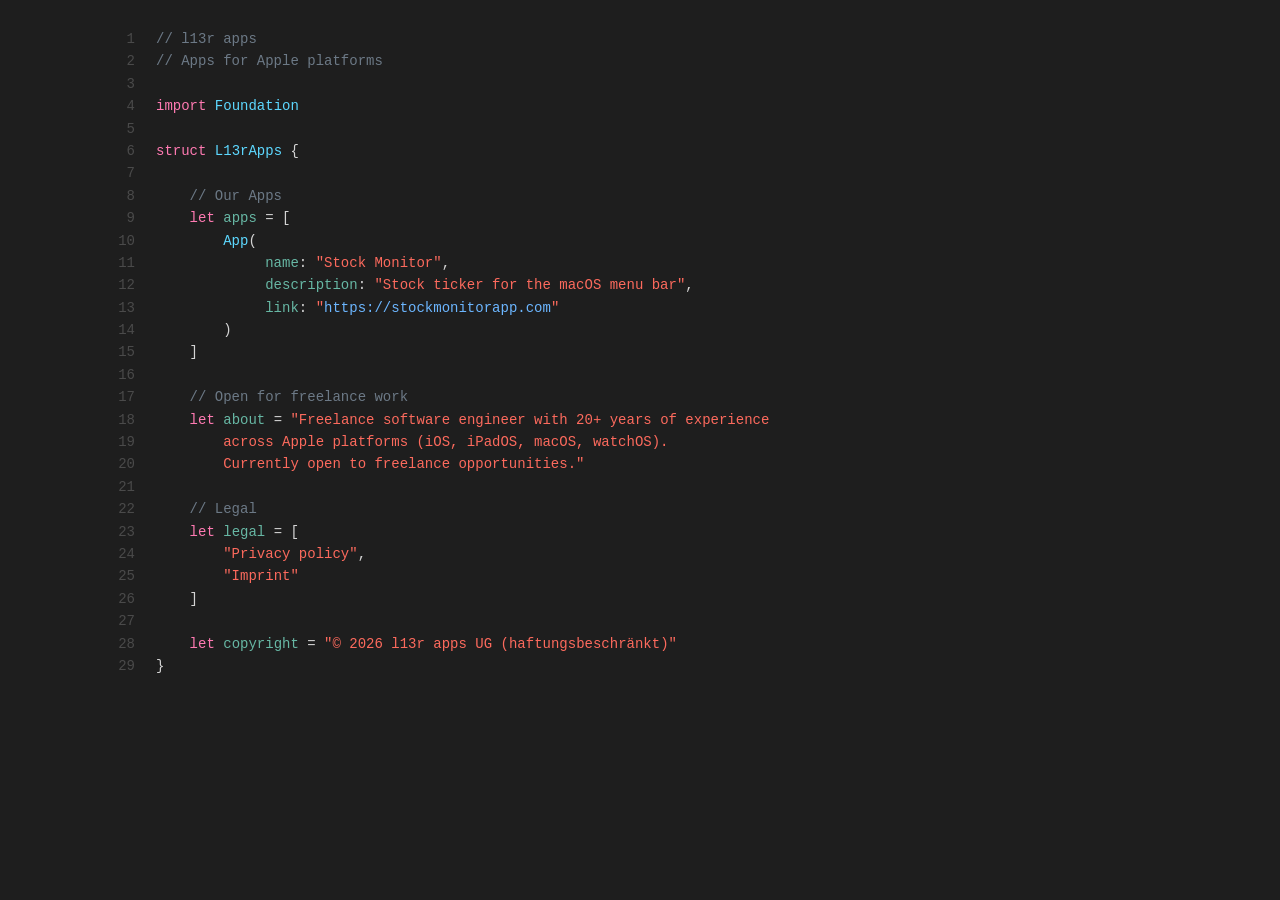
<file: index.html>
<!DOCTYPE html>
<html>
  <head>
    <title>l13r apps</title>
    <meta charset="UTF-8"/>
    <meta name="viewport" content="width=device-width, initial-scale=1.0">
    <link rel="icon" type="image/png" href="/favicon.png"/>
    <link rel="stylesheet" href="/style.css"/>
  </head>
  <body>
    <div id="section">
<span class="line" data-line="1"><span class="comment">// l13r apps</span></span>
<span class="line" data-line="2"><span class="comment">// Apps for Apple platforms</span></span>
<span class="blank" data-line="3"></span>
<span class="line" data-line="4"><span class="keyword">import</span> <span class="type">Foundation</span></span>
<span class="blank" data-line="5"></span>
<span class="line" data-line="6"><span class="keyword">struct</span> <span class="type">L13rApps</span> {</span>
<span class="blank" data-line="7"></span>
<span class="line" data-line="8">    <span class="comment">// Our Apps</span></span>
<span class="line" data-line="9">    <span class="keyword">let</span> <span class="property">apps</span> = [</span>
<span class="line" data-line="10">        <span class="type">App</span>(</span>
<span class="line" data-line="11">             <span class="property">name</span>: <span class="string">"Stock Monitor"</span>,</span>
<span class="line" data-line="12">             <span class="property">description</span>: <span class="string">"Stock ticker for the macOS menu bar"</span>,</span>
<span class="line" data-line="13">             <span class="property">link</span>: <span class="string">"<a href="https://stockmonitorapp.com" target="_blank">https://stockmonitorapp.com</a>"</span></span>
<span class="line" data-line="14">        )</span>
<span class="line" data-line="15">    ]</span>
<span class="blank" data-line="16"></span>
<span class="line" data-line="17">    <span class="comment">// Open for freelance work</span></span>
<span class="line" data-line="18">    <span class="keyword">let</span> <span class="property">about</span> = <span class="string">"Freelance software engineer with 20+ years of experience</span></span>
<span class="line" data-line="19">        <span class="string">across Apple platforms (iOS, iPadOS, macOS, watchOS).</span></span>
<span class="line" data-line="20">        <span class="string">Currently open to freelance opportunities."</span></span>
<span class="blank" data-line="21"></span>
<span class="line" data-line="22">    <span class="comment">// Legal</span></span>
<span class="line" data-line="23">    <span class="keyword">let</span> <span class="property">legal</span> = [</span>
<span class="line" data-line="24">        <a href="privacy-policy.html"><span class="string">"Privacy policy"</span></a>,</span>
<span class="line" data-line="25">        <a href="imprint.html"><span class="string">"Imprint"</span></a></span>
<span class="line" data-line="26">    ]</span>
<span class="blank" data-line="27"></span>
<span class="line" data-line="28">    <span class="keyword">let</span> <span class="property">copyright</span> = <span class="string">"&copy; <script>document.write(new Date().getFullYear())</script> l13r apps UG (haftungsbeschr&auml;nkt)"</span></span>
<span class="line" data-line="29">}</span>
    </div>
  </body>
</html>
</file>
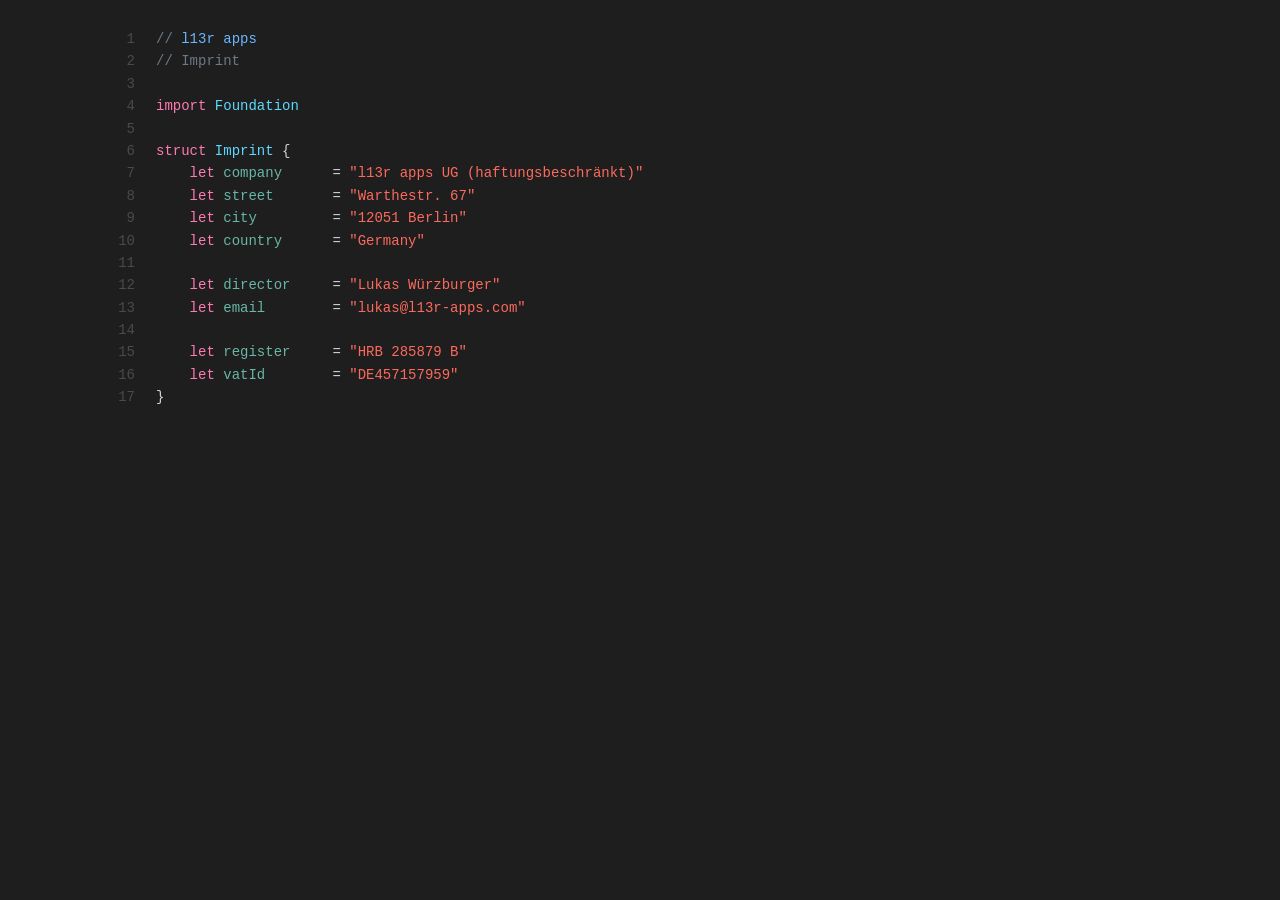
<file: imprint.html>
<!DOCTYPE html>
<html>
  <head>
    <title>l13r apps</title>
    <meta charset="UTF-8"/>
    <meta name="viewport" content="width=device-width, initial-scale=1.0">
    <link rel="icon" type="image/png" href="/favicon.png"/>
    <link rel="stylesheet" href="/style.css"/>
  </head>
  <body>
    <div id="text">
<span class="line" data-line="1"><span class="comment">// <a href="index.html">l13r apps</a></span></span>
<span class="line" data-line="2"><span class="comment">// Imprint</span></span>
<span class="blank" data-line="3"></span>
<span class="line" data-line="4"><span class="keyword">import</span> <span class="type">Foundation</span></span>
<span class="blank" data-line="5"></span>
<span class="line" data-line="6"><span class="keyword">struct</span> <span class="type">Imprint</span> {</span>
<span class="line" data-line="7">    <span class="keyword">let</span> <span class="property">company</span>      = <span class="string">"l13r apps UG (haftungsbeschr&auml;nkt)"</span></span>
<span class="line" data-line="8">    <span class="keyword">let</span> <span class="property">street</span>       = <span class="string">"Warthestr. 67"</span></span>
<span class="line" data-line="9">    <span class="keyword">let</span> <span class="property">city</span>         = <span class="string">"12051 Berlin"</span></span>
<span class="line" data-line="10">    <span class="keyword">let</span> <span class="property">country</span>      = <span class="string">"Germany"</span></span>
<span class="blank" data-line="11"></span>
<span class="line" data-line="12">    <span class="keyword">let</span> <span class="property">director</span>     = <span class="string">"Lukas W&uuml;rzburger"</span></span>
<span class="line" data-line="13">    <span class="keyword">let</span> <span class="property">email</span>        = <span class="string">"lukas@l13r-apps.com"</span></span>
<span class="blank" data-line="14"></span>
<span class="line" data-line="15">    <span class="keyword">let</span> <span class="property">register</span>     = <span class="string">"HRB 285879 B"</span></span>
<span class="line" data-line="16">    <span class="keyword">let</span> <span class="property">vatId</span>        = <span class="string">"DE457157959"</span></span>
<span class="line" data-line="17">}</span>
    </div>
  </body>
</html>
</file>
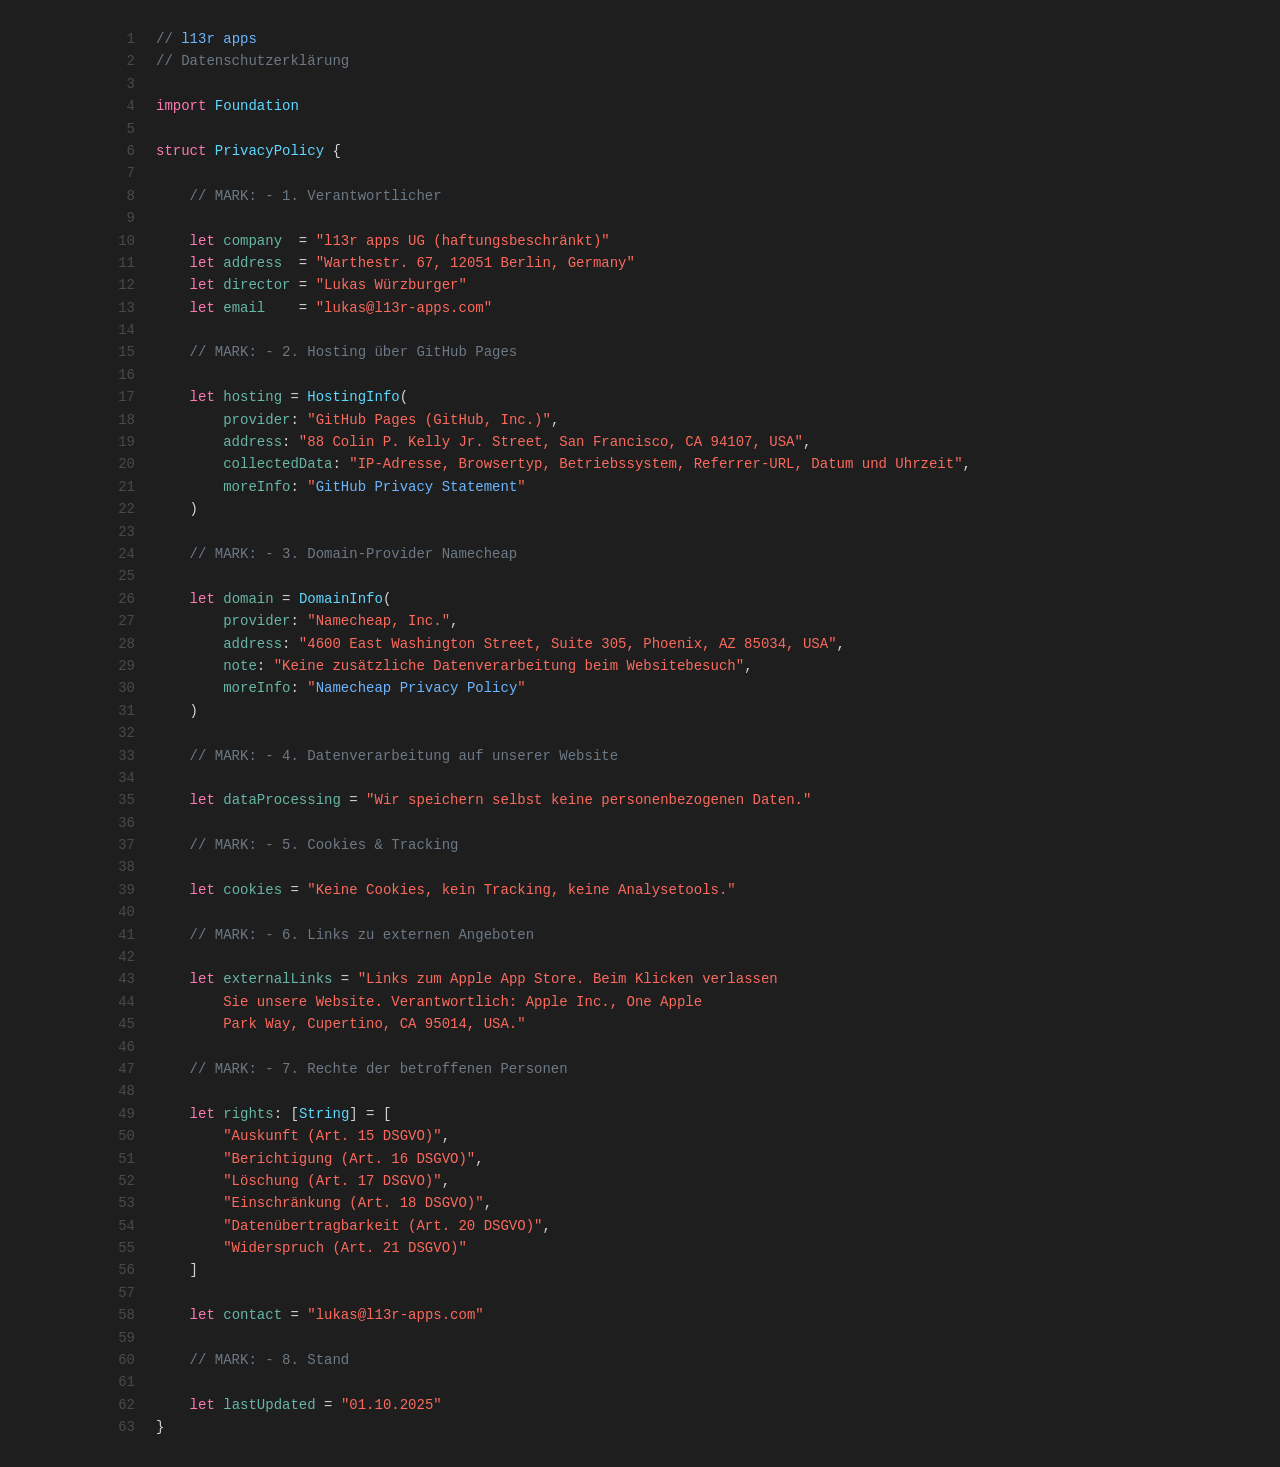
<file: privacy-policy.html>
<!DOCTYPE html>
<html>
  <head>
    <title>l13r apps</title>
    <meta charset="UTF-8"/>
    <meta name="viewport" content="width=device-width, initial-scale=1.0">
    <link rel="icon" type="image/png" href="/favicon.png"/>
    <link rel="stylesheet" href="/style.css"/>
  </head>
  <body>
    <div id="text">
<span class="line" data-line="1"><span class="comment">// <a href="index.html">l13r apps</a></span></span>
<span class="line" data-line="2"><span class="comment">// Datenschutzerkl&auml;rung</span></span>
<span class="blank" data-line="3"></span>
<span class="line" data-line="4"><span class="keyword">import</span> <span class="type">Foundation</span></span>
<span class="blank" data-line="5"></span>
<span class="line" data-line="6"><span class="keyword">struct</span> <span class="type">PrivacyPolicy</span> {</span>
<span class="blank" data-line="7"></span>
<span class="line" data-line="8">    <span class="comment">// MARK: - 1. Verantwortlicher</span></span>
<span class="blank" data-line="9"></span>
<span class="line" data-line="10">    <span class="keyword">let</span> <span class="property">company</span>  = <span class="string">"l13r apps UG (haftungsbeschr&auml;nkt)"</span></span>
<span class="line" data-line="11">    <span class="keyword">let</span> <span class="property">address</span>  = <span class="string">"Warthestr. 67, 12051 Berlin, Germany"</span></span>
<span class="line" data-line="12">    <span class="keyword">let</span> <span class="property">director</span> = <span class="string">"Lukas W&uuml;rzburger"</span></span>
<span class="line" data-line="13">    <span class="keyword">let</span> <span class="property">email</span>    = <span class="string">"lukas@l13r-apps.com"</span></span>
<span class="blank" data-line="14"></span>
<span class="line" data-line="15">    <span class="comment">// MARK: - 2. Hosting &uuml;ber GitHub Pages</span></span>
<span class="blank" data-line="16"></span>
<span class="line" data-line="17">    <span class="keyword">let</span> <span class="property">hosting</span> = <span class="type">HostingInfo</span>(</span>
<span class="line" data-line="18">        <span class="property">provider</span>: <span class="string">"GitHub Pages (GitHub, Inc.)"</span>,</span>
<span class="line" data-line="19">        <span class="property">address</span>: <span class="string">"88 Colin P. Kelly Jr. Street, San Francisco, CA 94107, USA"</span>,</span>
<span class="line" data-line="20">        <span class="property">collectedData</span>: <span class="string">"IP-Adresse, Browsertyp, Betriebssystem, Referrer-URL, Datum und Uhrzeit"</span>,</span>
<span class="line" data-line="21">        <span class="property">moreInfo</span>: <span class="string">"<a href="https://docs.github.com/de/site-policy/privacy-policies/github-privacy-statement" target="_blank">GitHub Privacy Statement</a>"</span></span>
<span class="line" data-line="22">    )</span>
<span class="blank" data-line="23"></span>
<span class="line" data-line="24">    <span class="comment">// MARK: - 3. Domain-Provider Namecheap</span></span>
<span class="blank" data-line="25"></span>
<span class="line" data-line="26">    <span class="keyword">let</span> <span class="property">domain</span> = <span class="type">DomainInfo</span>(</span>
<span class="line" data-line="27">        <span class="property">provider</span>: <span class="string">"Namecheap, Inc."</span>,</span>
<span class="line" data-line="28">        <span class="property">address</span>: <span class="string">"4600 East Washington Street, Suite 305, Phoenix, AZ 85034, USA"</span>,</span>
<span class="line" data-line="29">        <span class="property">note</span>: <span class="string">"Keine zus&auml;tzliche Datenverarbeitung beim Websitebesuch"</span>,</span>
<span class="line" data-line="30">        <span class="property">moreInfo</span>: <span class="string">"<a href="https://www.namecheap.com/legal/general/privacy-policy/" target="_blank">Namecheap Privacy Policy</a>"</span></span>
<span class="line" data-line="31">    )</span>
<span class="blank" data-line="32"></span>
<span class="line" data-line="33">    <span class="comment">// MARK: - 4. Datenverarbeitung auf unserer Website</span></span>
<span class="blank" data-line="34"></span>
<span class="line" data-line="35">    <span class="keyword">let</span> <span class="property">dataProcessing</span> = <span class="string">"Wir speichern selbst keine personenbezogenen Daten."</span></span>
<span class="blank" data-line="36"></span>
<span class="line" data-line="37">    <span class="comment">// MARK: - 5. Cookies &amp; Tracking</span></span>
<span class="blank" data-line="38"></span>
<span class="line" data-line="39">    <span class="keyword">let</span> <span class="property">cookies</span> = <span class="string">"Keine Cookies, kein Tracking, keine Analysetools."</span></span>
<span class="blank" data-line="40"></span>
<span class="line" data-line="41">    <span class="comment">// MARK: - 6. Links zu externen Angeboten</span></span>
<span class="blank" data-line="42"></span>
<span class="line" data-line="43">    <span class="keyword">let</span> <span class="property">externalLinks</span> = <span class="string">"Links zum Apple App Store. Beim Klicken verlassen</span></span>
<span class="line" data-line="44">        <span class="string">Sie unsere Website. Verantwortlich: Apple Inc., One Apple</span></span>
<span class="line" data-line="45">        <span class="string">Park Way, Cupertino, CA 95014, USA."</span></span>
<span class="blank" data-line="46"></span>
<span class="line" data-line="47">    <span class="comment">// MARK: - 7. Rechte der betroffenen Personen</span></span>
<span class="blank" data-line="48"></span>
<span class="line" data-line="49">    <span class="keyword">let</span> <span class="property">rights</span>: [<span class="type">String</span>] = [</span>
<span class="line" data-line="50">        <span class="string">"Auskunft (Art. 15 DSGVO)"</span>,</span>
<span class="line" data-line="51">        <span class="string">"Berichtigung (Art. 16 DSGVO)"</span>,</span>
<span class="line" data-line="52">        <span class="string">"L&ouml;schung (Art. 17 DSGVO)"</span>,</span>
<span class="line" data-line="53">        <span class="string">"Einschr&auml;nkung (Art. 18 DSGVO)"</span>,</span>
<span class="line" data-line="54">        <span class="string">"Daten&uuml;bertragbarkeit (Art. 20 DSGVO)"</span>,</span>
<span class="line" data-line="55">        <span class="string">"Widerspruch (Art. 21 DSGVO)"</span></span>
<span class="line" data-line="56">    ]</span>
<span class="blank" data-line="57"></span>
<span class="line" data-line="58">    <span class="keyword">let</span> <span class="property">contact</span> = <span class="string">"lukas@l13r-apps.com"</span></span>
<span class="blank" data-line="59"></span>
<span class="line" data-line="60">    <span class="comment">// MARK: - 8. Stand</span></span>
<span class="blank" data-line="61"></span>
<span class="line" data-line="62">    <span class="keyword">let</span> <span class="property">lastUpdated</span> = <span class="string">"01.10.2025"</span></span>
<span class="line" data-line="63">}</span>
    </div>
  </body>
</html>
</file>
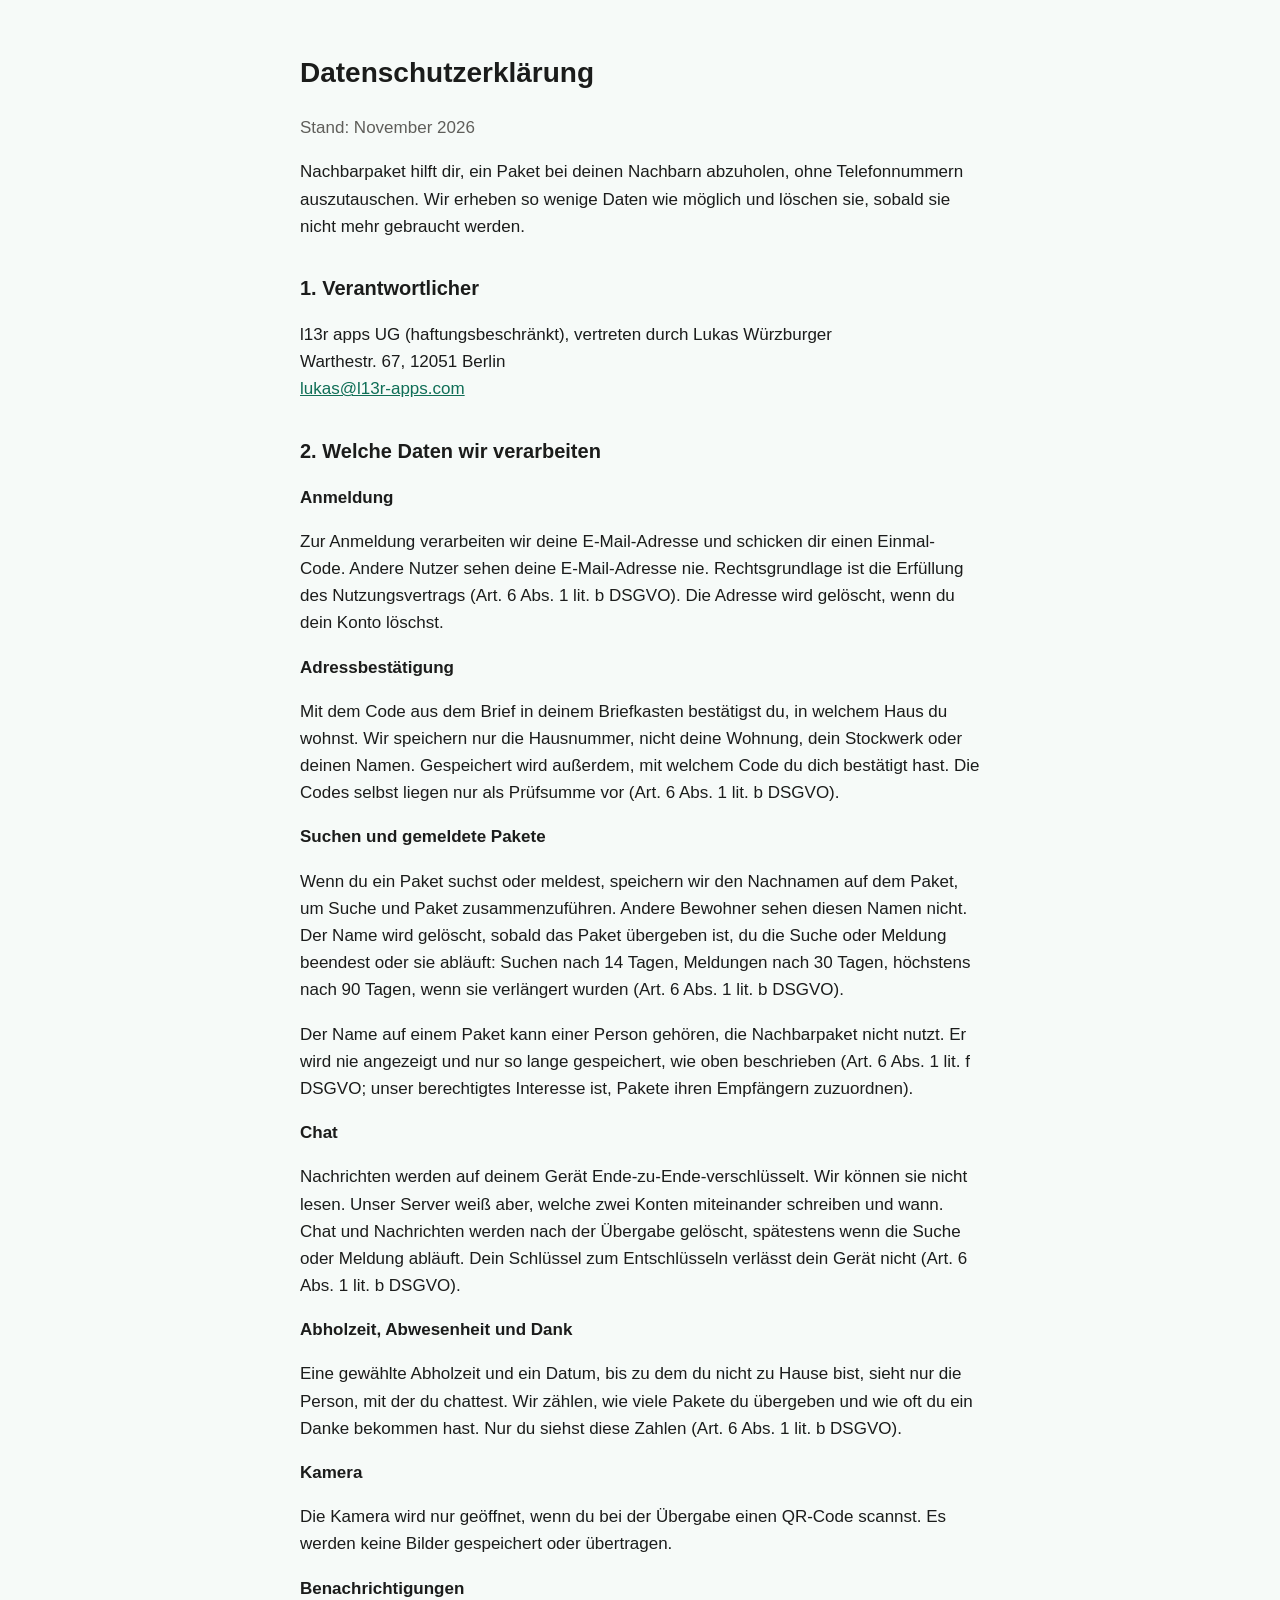
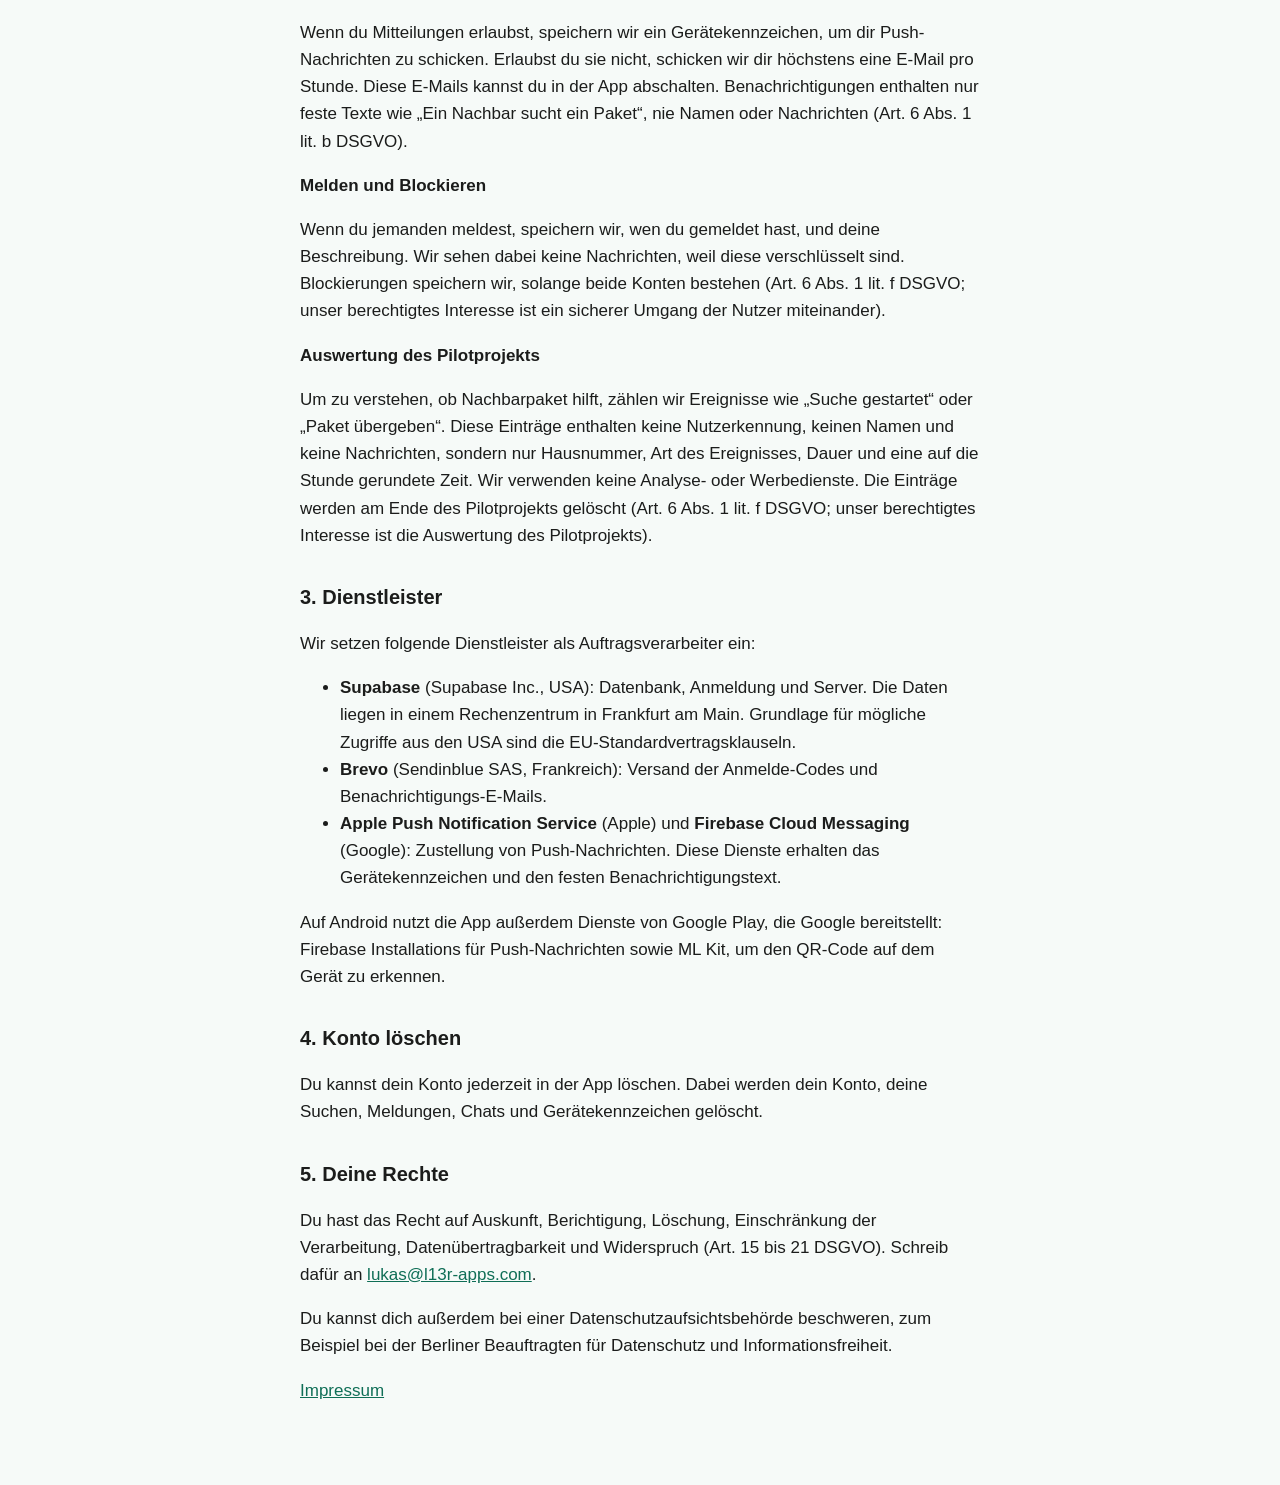
<file: nachbarpaket/datenschutz.html>
<!doctype html>
<html lang="de">
<head>
<meta charset="utf-8">
<meta name="viewport" content="width=device-width, initial-scale=1">
<title>Nachbarpaket: Datenschutzerklärung</title>
<link rel="stylesheet" href="style.css">
</head>
<body>
<main>
<h1>Datenschutzerklärung</h1>
<p class="meta">Stand: November 2026</p>

<p>Nachbarpaket hilft dir, ein Paket bei deinen Nachbarn abzuholen, ohne Telefonnummern auszutauschen. Wir erheben so wenige Daten wie möglich und löschen sie, sobald sie nicht mehr gebraucht werden.</p>

<h2>1. Verantwortlicher</h2>
<p>
l13r apps UG (haftungsbeschränkt), vertreten durch Lukas Würzburger<br>
Warthestr. 67, 12051 Berlin<br>
<a href="mailto:lukas@l13r-apps.com">lukas@l13r-apps.com</a>
</p>

<h2>2. Welche Daten wir verarbeiten</h2>

<h3>Anmeldung</h3>
<p>Zur Anmeldung verarbeiten wir deine E-Mail-Adresse und schicken dir einen Einmal-Code. Andere Nutzer sehen deine E-Mail-Adresse nie. Rechtsgrundlage ist die Erfüllung des Nutzungsvertrags (Art. 6 Abs. 1 lit. b DSGVO). Die Adresse wird gelöscht, wenn du dein Konto löschst.</p>

<h3>Adressbestätigung</h3>
<p>Mit dem Code aus dem Brief in deinem Briefkasten bestätigst du, in welchem Haus du wohnst. Wir speichern nur die Hausnummer, nicht deine Wohnung, dein Stockwerk oder deinen Namen. Gespeichert wird außerdem, mit welchem Code du dich bestätigt hast. Die Codes selbst liegen nur als Prüfsumme vor (Art. 6 Abs. 1 lit. b DSGVO).</p>

<h3>Suchen und gemeldete Pakete</h3>
<p>Wenn du ein Paket suchst oder meldest, speichern wir den Nachnamen auf dem Paket, um Suche und Paket zusammenzuführen. Andere Bewohner sehen diesen Namen nicht. Der Name wird gelöscht, sobald das Paket übergeben ist, du die Suche oder Meldung beendest oder sie abläuft: Suchen nach 14 Tagen, Meldungen nach 30 Tagen, höchstens nach 90 Tagen, wenn sie verlängert wurden (Art. 6 Abs. 1 lit. b DSGVO).</p>
<p>Der Name auf einem Paket kann einer Person gehören, die Nachbarpaket nicht nutzt. Er wird nie angezeigt und nur so lange gespeichert, wie oben beschrieben (Art. 6 Abs. 1 lit. f DSGVO; unser berechtigtes Interesse ist, Pakete ihren Empfängern zuzuordnen).</p>

<h3>Chat</h3>
<p>Nachrichten werden auf deinem Gerät Ende-zu-Ende-verschlüsselt. Wir können sie nicht lesen. Unser Server weiß aber, welche zwei Konten miteinander schreiben und wann. Chat und Nachrichten werden nach der Übergabe gelöscht, spätestens wenn die Suche oder Meldung abläuft. Dein Schlüssel zum Entschlüsseln verlässt dein Gerät nicht (Art. 6 Abs. 1 lit. b DSGVO).</p>

<h3>Abholzeit, Abwesenheit und Dank</h3>
<p>Eine gewählte Abholzeit und ein Datum, bis zu dem du nicht zu Hause bist, sieht nur die Person, mit der du chattest. Wir zählen, wie viele Pakete du übergeben und wie oft du ein Danke bekommen hast. Nur du siehst diese Zahlen (Art. 6 Abs. 1 lit. b DSGVO).</p>

<h3>Kamera</h3>
<p>Die Kamera wird nur geöffnet, wenn du bei der Übergabe einen QR-Code scannst. Es werden keine Bilder gespeichert oder übertragen.</p>

<h3>Benachrichtigungen</h3>
<p>Wenn du Mitteilungen erlaubst, speichern wir ein Gerätekennzeichen, um dir Push-Nachrichten zu schicken. Erlaubst du sie nicht, schicken wir dir höchstens eine E-Mail pro Stunde. Diese E-Mails kannst du in der App abschalten. Benachrichtigungen enthalten nur feste Texte wie „Ein Nachbar sucht ein Paket“, nie Namen oder Nachrichten (Art. 6 Abs. 1 lit. b DSGVO).</p>

<h3>Melden und Blockieren</h3>
<p>Wenn du jemanden meldest, speichern wir, wen du gemeldet hast, und deine Beschreibung. Wir sehen dabei keine Nachrichten, weil diese verschlüsselt sind. Blockierungen speichern wir, solange beide Konten bestehen (Art. 6 Abs. 1 lit. f DSGVO; unser berechtigtes Interesse ist ein sicherer Umgang der Nutzer miteinander).</p>

<h3>Auswertung des Pilotprojekts</h3>
<p>Um zu verstehen, ob Nachbarpaket hilft, zählen wir Ereignisse wie „Suche gestartet“ oder „Paket übergeben“. Diese Einträge enthalten keine Nutzerkennung, keinen Namen und keine Nachrichten, sondern nur Hausnummer, Art des Ereignisses, Dauer und eine auf die Stunde gerundete Zeit. Wir verwenden keine Analyse- oder Werbedienste. Die Einträge werden am Ende des Pilotprojekts gelöscht (Art. 6 Abs. 1 lit. f DSGVO; unser berechtigtes Interesse ist die Auswertung des Pilotprojekts).</p>

<h2>3. Dienstleister</h2>
<p>Wir setzen folgende Dienstleister als Auftragsverarbeiter ein:</p>
<ul>
<li><strong>Supabase</strong> (Supabase Inc., USA): Datenbank, Anmeldung und Server. Die Daten liegen in einem Rechenzentrum in Frankfurt am Main. Grundlage für mögliche Zugriffe aus den USA sind die EU-Standardvertragsklauseln.</li>
<li><strong>Brevo</strong> (Sendinblue SAS, Frankreich): Versand der Anmelde-Codes und Benachrichtigungs-E-Mails.</li>
<li><strong>Apple Push Notification Service</strong> (Apple) und <strong>Firebase Cloud Messaging</strong> (Google): Zustellung von Push-Nachrichten. Diese Dienste erhalten das Gerätekennzeichen und den festen Benachrichtigungstext.</li>
</ul>
<p>Auf Android nutzt die App außerdem Dienste von Google Play, die Google bereitstellt: Firebase Installations für Push-Nachrichten sowie ML Kit, um den QR-Code auf dem Gerät zu erkennen.</p>

<h2>4. Konto löschen</h2>
<p>Du kannst dein Konto jederzeit in der App löschen. Dabei werden dein Konto, deine Suchen, Meldungen, Chats und Gerätekennzeichen gelöscht.</p>

<h2>5. Deine Rechte</h2>
<p>Du hast das Recht auf Auskunft, Berichtigung, Löschung, Einschränkung der Verarbeitung, Datenübertragbarkeit und Widerspruch (Art. 15 bis 21 DSGVO). Schreib dafür an <a href="mailto:lukas@l13r-apps.com">lukas@l13r-apps.com</a>.</p>
<p>Du kannst dich außerdem bei einer Datenschutzaufsichtsbehörde beschweren, zum Beispiel bei der Berliner Beauftragten für Datenschutz und Informationsfreiheit.</p>

<p><a href="impressum.html">Impressum</a></p>
</main>
</body>
</html>
</file>
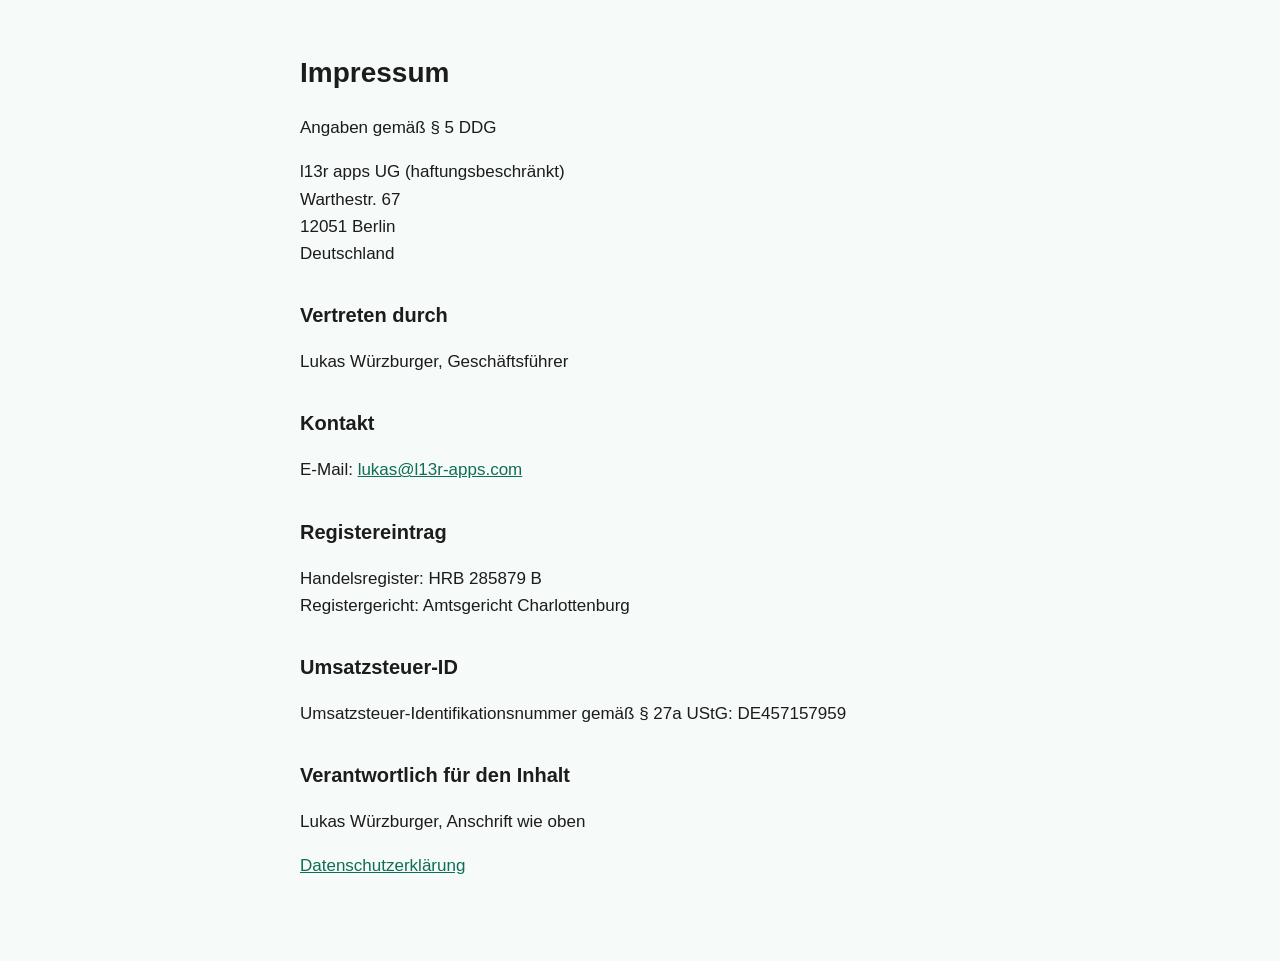
<file: nachbarpaket/impressum.html>
<!doctype html>
<html lang="de">
<head>
<meta charset="utf-8">
<meta name="viewport" content="width=device-width, initial-scale=1">
<title>Nachbarpaket: Impressum</title>
<link rel="stylesheet" href="style.css">
</head>
<body>
<main>
<h1>Impressum</h1>

<p>Angaben gemäß § 5 DDG</p>

<p>
l13r apps UG (haftungsbeschränkt)<br>
Warthestr. 67<br>
12051 Berlin<br>
Deutschland
</p>

<h2>Vertreten durch</h2>
<p>Lukas Würzburger, Geschäftsführer</p>

<h2>Kontakt</h2>
<p>E-Mail: <a href="mailto:lukas@l13r-apps.com">lukas@l13r-apps.com</a></p>

<h2>Registereintrag</h2>
<p>
Handelsregister: HRB 285879 B<br>
Registergericht: Amtsgericht Charlottenburg
</p>

<h2>Umsatzsteuer-ID</h2>
<p>Umsatzsteuer-Identifikationsnummer gemäß § 27a UStG: DE457157959</p>

<h2>Verantwortlich für den Inhalt</h2>
<p>Lukas Würzburger, Anschrift wie oben</p>

<p><a href="datenschutz.html">Datenschutzerklärung</a></p>
</main>
</body>
</html>
</file>
<file: style.css>
body {
    font-family: 'SF Mono', SFMono-Regular, ui-monospace, 'Menlo', 'Courier New', monospace;
    font-size: 14px;
    line-height: 1.6;
    color: #d4d4d4;
    background-color: #1e1e1e;
    margin: 0;
    padding: 0;
    min-height: 100vh;
}

#section, #text {
    display: block;
    max-width: 1080px;
    margin: 0 auto;
    padding: 2em 1.5em;
    text-align: left;
}

h1, h2, h3 {
    font-size: inherit;
    font-weight: normal;
    margin: 0;
}

p {
    margin: 0.4em 0;
}

ul {
    margin: 0.4em 0;
    padding-left: 2em;
    list-style: none;
}

ul li::before {
    content: "- ";
    color: #d4d4d4;
}

a {
    color: #6cb6ff;
    text-decoration: none;
}

a:hover {
    text-decoration: underline;
}

strong {
    font-weight: normal;
    color: #c586c0;
}

/* Swift-style syntax coloring */
.keyword { color: #ff7ab2; }
.type { color: #5dd8ff; }
.string { color: #fc6a5d; }
.comment { color: #6c7986; }
.func { color: #b281eb; }
.property { color: #67B7A4; }
.number { color: #d0bf69; }

/* Line numbers gutter effect */
.line::before {
    content: attr(data-line);
    display: inline-block;
    width: 2.5em;
    margin-right: 1.5em;
    text-align: right;
    color: #4a4a4a;
    user-select: none;
}

.line {
    display: block;
    white-space: pre-wrap;
}

.blank {
    display: block;
    height: 1.6em;
}

.blank::before {
    content: attr(data-line);
    display: inline-block;
    width: 2.5em;
    margin-right: 1.5em;
    text-align: right;
    color: #4a4a4a;
    user-select: none;
}
</file>
<file: nachbarpaket/style.css>
:root {
  color-scheme: light dark;
  --text: #1b1c1b;
  --muted: #5f5e5a;
  --link: #0f6e56;
  --background: #f6faf8;
}

@media (prefers-color-scheme: dark) {
  :root {
    --text: #e8eae8;
    --muted: #b4b2a9;
    --link: #5dcaa5;
    --background: #121514;
  }
}

body {
  margin: 0;
  background: var(--background);
  color: var(--text);
  font: 17px/1.6 -apple-system, BlinkMacSystemFont, "Segoe UI", Roboto, sans-serif;
}

main {
  max-width: 680px;
  margin: 0 auto;
  padding: 32px 16px 64px;
}

h1 {
  font-size: 28px;
}

h2 {
  font-size: 20px;
  margin-top: 32px;
}

h3 {
  font-size: 17px;
  margin-bottom: 4px;
}

a {
  color: var(--link);
}

.meta {
  color: var(--muted);
}
</file>
